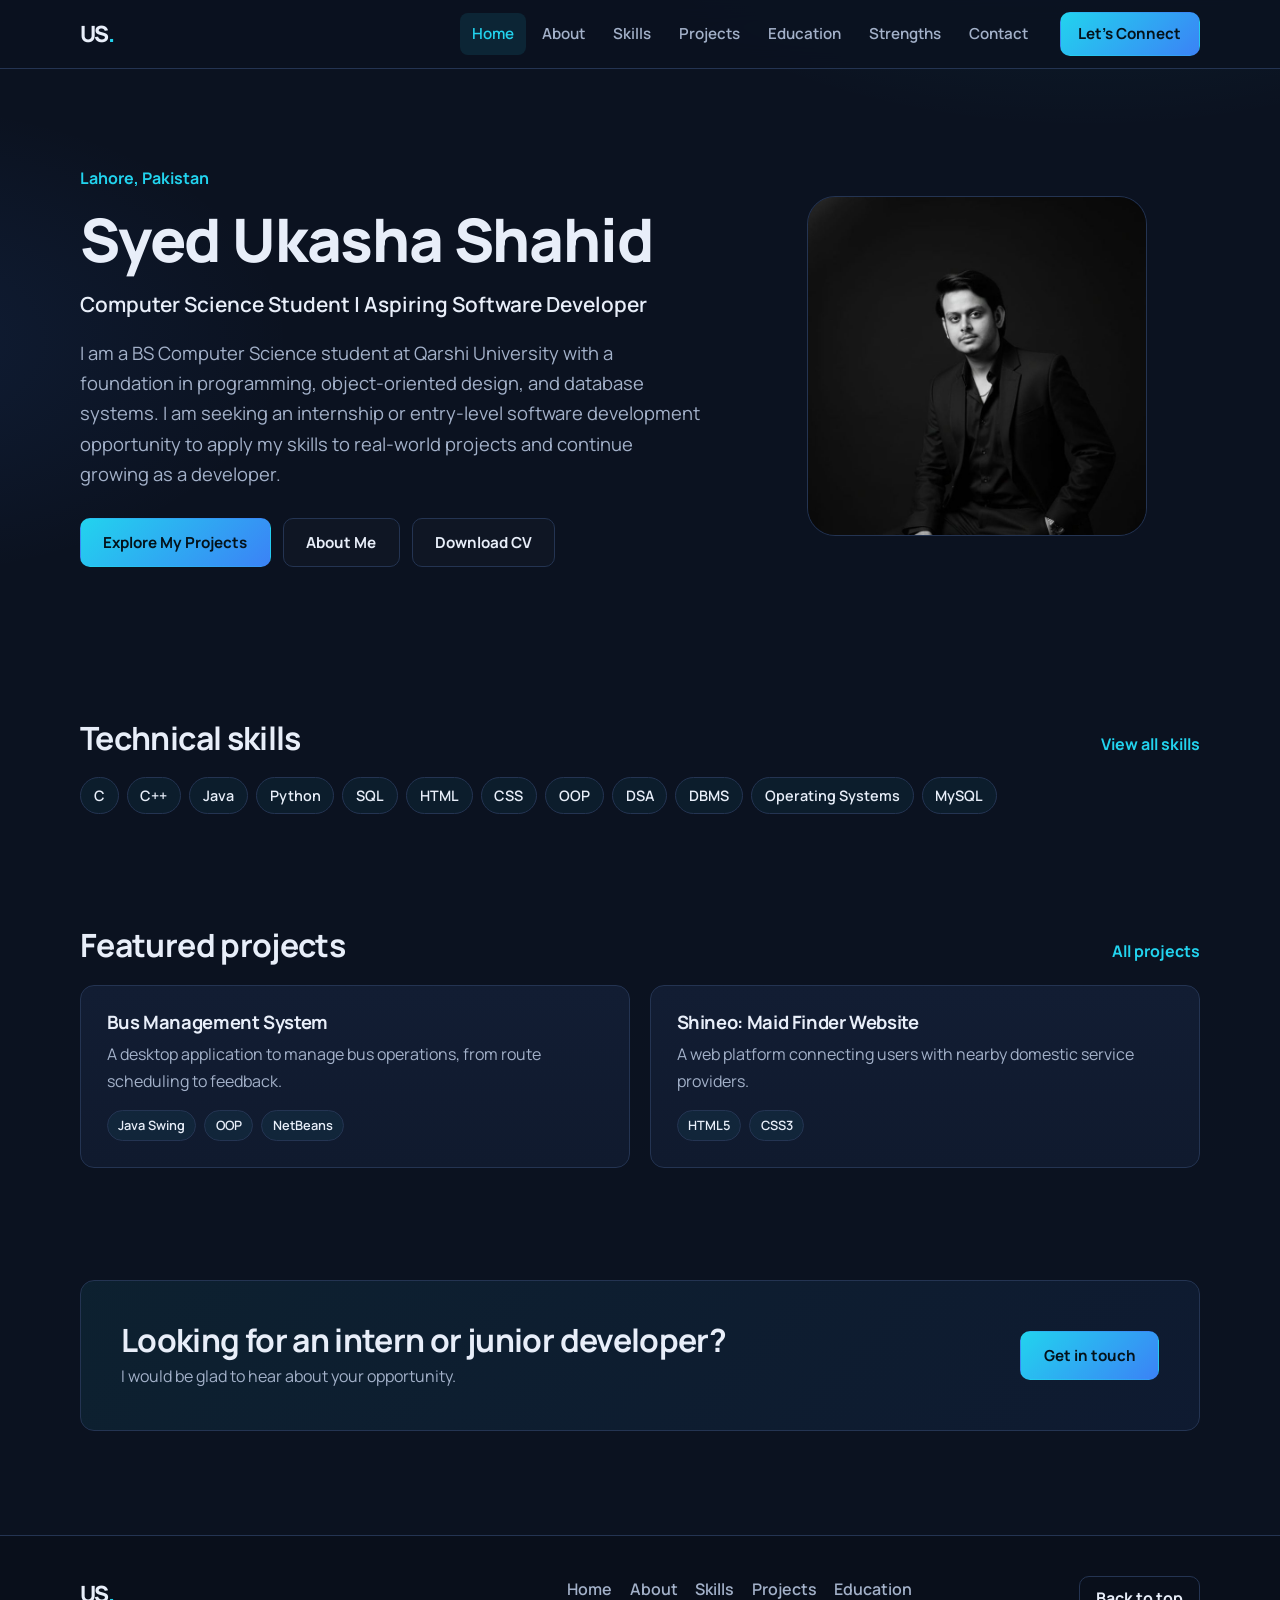
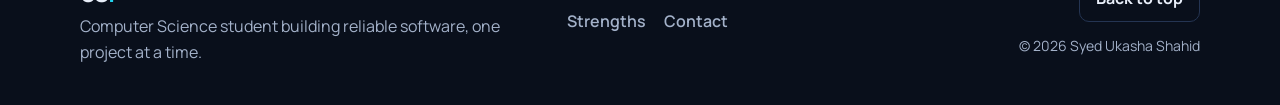
<file: index.html>
<!DOCTYPE html>
<html lang="en">

<head>
    <meta charset="UTF-8">
    <meta name="viewport" content="width=device-width, initial-scale=1">
    <title>Home | Syed Ukasha Shahid</title>
    <meta name="description"
        content="Syed Ukasha Shahid, BS Computer Science student at Qarshi University, Lahore. Seeking internship or entry-level software development opportunities.">
    <meta property="og:type" content="website">
    <meta property="og:title" content="Home | Syed Ukasha Shahid">
    <meta property="og:description"
        content="Syed Ukasha Shahid, BS Computer Science student at Qarshi University, Lahore. Seeking internship or entry-level software development opportunities.">
    <meta name="theme-color" content="#0b1220">
    <link rel="icon"
        href="data:image/svg+xml,%3Csvg xmlns='http://www.w3.org/2000/svg' viewBox='0 0 32 32'%3E%3Crect width='32' height='32' rx='8' fill='%230b1220'/%3E%3Ctext x='16' y='22' font-size='16' font-family='sans-serif' font-weight='700' fill='%2322d3ee' text-anchor='middle'%3EUS%3C/text%3E%3C/svg%3E">
    <link rel="preconnect" href="https://fonts.googleapis.com">
    <link rel="preconnect" href="https://fonts.gstatic.com" crossorigin>
    <link rel="stylesheet"
        href="https://fonts.googleapis.com/css2?family=Manrope:wght@400;500;600;700;800&display=swap">
    <link rel="stylesheet" href="style.css">
    <script src="script.js" defer></script>
</head>

<body>
    <a class="skip" href="#main">Skip to content</a>
    <header class="navbar">
        <div class="container nav-inner">
            <a href="index.html" class="brand" aria-label="Ukasha Shahid, home">US<span>.</span></a>
            <button class="nav-toggle" aria-expanded="false" aria-controls="nav-menu"
                aria-label="Open menu"><span></span><span></span><span></span></button>
            <nav id="nav-menu" class="nav-menu" aria-label="Main">
                <div class="nav-links"><a href="index.html" class="active" aria-current="page">Home</a><a
                        href="about.html">About</a><a href="skills.html">Skills</a><a
                        href="projects.html">Projects</a><a href="education.html">Education</a><a
                        href="strengths.html">Strengths</a><a href="contact.html">Contact</a></div><a
                    class="btn btn-primary btn-sm" href="contact.html">Let's Connect</a>
            </nav>
        </div>
    </header>
    <main id="main">

        <section class="hero">
            <div class="container hero-grid">
                <div>
                    <p class="kicker">Lahore, Pakistan</p>
                    <h1>Syed Ukasha Shahid</h1>
                    <p class="title">Computer Science Student | Aspiring Software Developer</p>
                    <p class="lead">I am a BS Computer Science student at Qarshi University with a foundation in
                        programming, object-oriented design, and database systems. I am seeking an internship or
                        entry-level software development opportunity to apply my skills to real-world projects and
                        continue growing as a developer.</p>
                    <div class="actions"><a class="btn btn-primary" href="projects.html">Explore My Projects</a><a
                            class="btn btn-ghost" href="about.html">About Me</a><a class="btn btn-ghost"
                            href="assets/Syed_Ukasha_Shahid_Resume.pdf"
                            download="Syed_Ukasha_Shahid_Resume.pdf">Download CV</a></div>
                </div>
                <div class="portrait"><img src="assets/images/portrait.jpg" alt="Portrait of Syed Ukasha Shahid"
                        width="758" height="960"></div>
            </div>
        </section>
        <section class="section">
            <div class="container">
                <div class="section-head">
                    <h2>Technical skills</h2><a class="text-link" href="skills.html">View all skills</a>
                </div>
                <ul class="tags">
                    <li>C</li>
                    <li>C++</li>
                    <li>Java</li>
                    <li>Python</li>
                    <li>SQL</li>
                    <li>HTML</li>
                    <li>CSS</li>
                    <li>OOP</li>
                    <li>DSA</li>
                    <li>DBMS</li>
                    <li>Operating Systems</li>
                    <li>MySQL</li>
                </ul>
            </div>
        </section>
        <section class="section">
            <div class="container">
                <div class="section-head">
                    <h2>Featured projects</h2><a class="text-link" href="projects.html">All projects</a>
                </div>
                <div class="grid-2">
                    <article class="card">
                        <h3>Bus Management System</h3>
                        <p class="muted">A desktop application to manage bus operations, from route scheduling to
                            feedback.</p>
                        <ul class="tags small">
                            <li>Java Swing</li>
                            <li>OOP</li>
                            <li>NetBeans</li>
                        </ul>
                    </article>
                    <article class="card">
                        <h3>Shineo: Maid Finder Website</h3>
                        <p class="muted">A web platform connecting users with nearby domestic service providers.</p>
                        <ul class="tags small">
                            <li>HTML5</li>
                            <li>CSS3</li>
                        </ul>
                    </article>
                </div>
            </div>
        </section>
        <section class="section">
            <div class="container cta">
                <div>
                    <h2>Looking for an intern or junior developer?</h2>
                    <p class="muted">I would be glad to hear about your opportunity.</p>
                </div><a class="btn btn-primary" href="contact.html">Get in touch</a>
            </div>
        </section>
    </main>
    <footer class="footer">
        <div class="container foot-grid">
            <div><a href="index.html" class="brand">US<span>.</span></a>
                <p class="muted">Computer Science student building reliable software, one project at a time.</p>
            </div>
            <nav aria-label="Footer" class="foot-links"><a href="index.html">Home</a><a href="about.html">About</a><a
                    href="skills.html">Skills</a><a href="projects.html">Projects</a><a
                    href="education.html">Education</a><a href="strengths.html">Strengths</a><a
                    href="contact.html">Contact</a></nav>
            <div class="foot-end"><button class="to-top" type="button" aria-label="Back to top">Back to top</button>
                <p class="muted small">&copy; <span id="year">2026</span> Syed Ukasha Shahid</p>
            </div>
        </div>
    </footer>
</body>

</html>
</file>
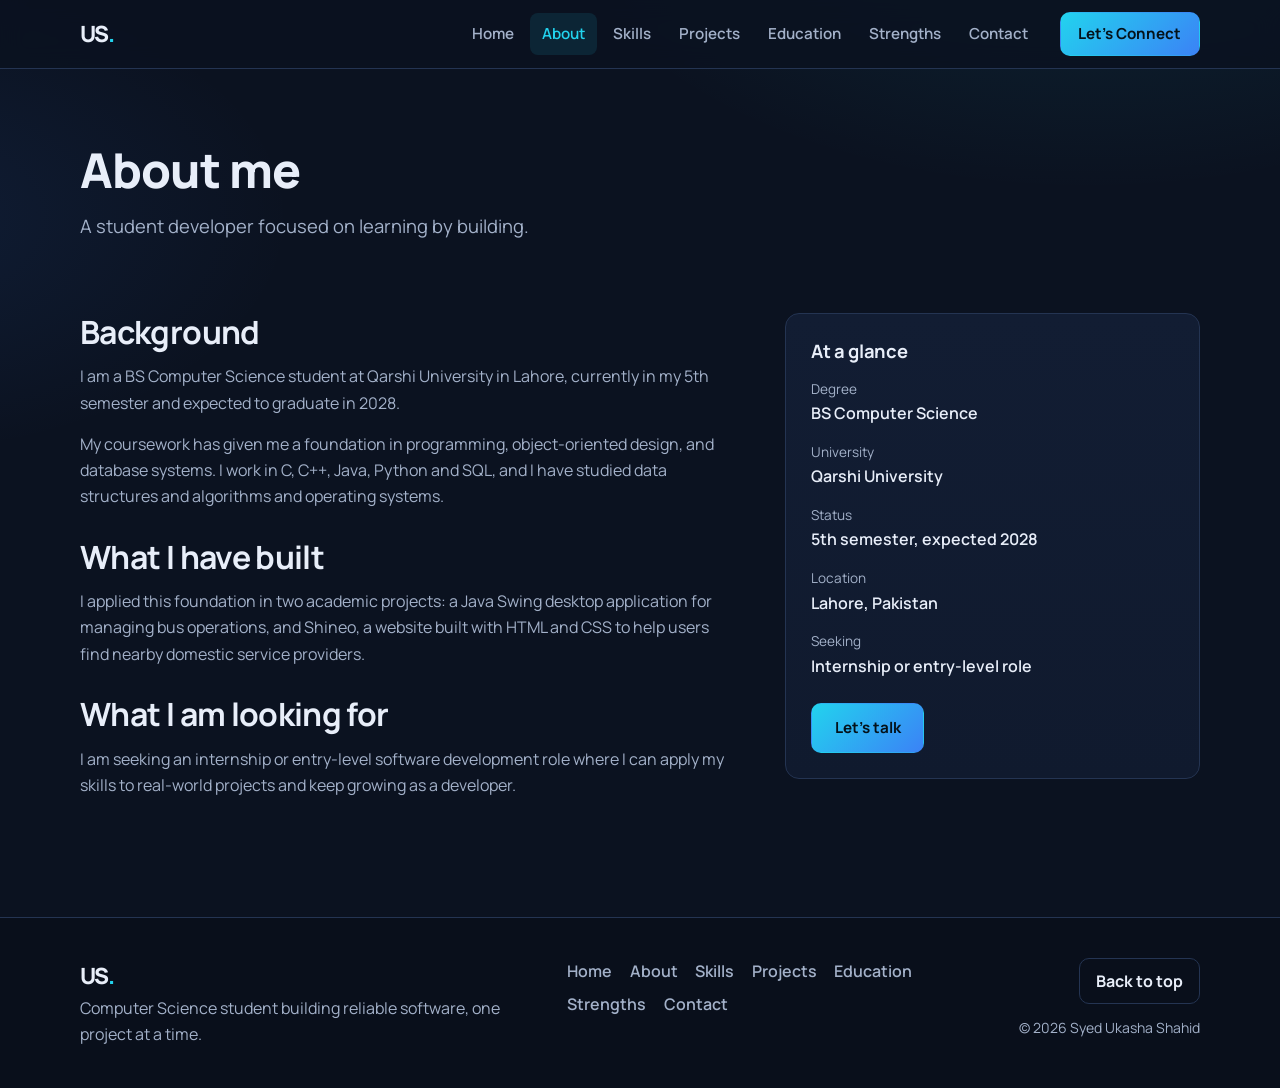
<file: about.html>
<!DOCTYPE html>
<html lang="en">
<head>
<meta charset="UTF-8">
<meta name="viewport" content="width=device-width, initial-scale=1">
<title>About | Syed Ukasha Shahid</title>
<meta name="description" content="About Syed Ukasha Shahid: BS Computer Science student at Qarshi University, Lahore, with a foundation in programming and databases.">
<meta property="og:type" content="website">
<meta property="og:title" content="About | Syed Ukasha Shahid">
<meta property="og:description" content="About Syed Ukasha Shahid: BS Computer Science student at Qarshi University, Lahore, with a foundation in programming and databases.">
<meta name="theme-color" content="#0b1220">
<link rel="icon" href="data:image/svg+xml,%3Csvg xmlns='http://www.w3.org/2000/svg' viewBox='0 0 32 32'%3E%3Crect width='32' height='32' rx='8' fill='%230b1220'/%3E%3Ctext x='16' y='22' font-size='16' font-family='sans-serif' font-weight='700' fill='%2322d3ee' text-anchor='middle'%3EUS%3C/text%3E%3C/svg%3E">
<link rel="preconnect" href="https://fonts.googleapis.com"><link rel="preconnect" href="https://fonts.gstatic.com" crossorigin>
<link rel="stylesheet" href="https://fonts.googleapis.com/css2?family=Manrope:wght@400;500;600;700;800&display=swap">
<link rel="stylesheet" href="style.css">
<script src="script.js" defer></script>
</head>
<body>
<a class="skip" href="#main">Skip to content</a>
<header class="navbar"><div class="container nav-inner">
<a href="index.html" class="brand" aria-label="Ukasha Shahid, home">US<span>.</span></a>
<button class="nav-toggle" aria-expanded="false" aria-controls="nav-menu" aria-label="Open menu"><span></span><span></span><span></span></button>
<nav id="nav-menu" class="nav-menu" aria-label="Main"><div class="nav-links"><a href="index.html">Home</a><a href="about.html" class="active" aria-current="page">About</a><a href="skills.html">Skills</a><a href="projects.html">Projects</a><a href="education.html">Education</a><a href="strengths.html">Strengths</a><a href="contact.html">Contact</a></div><a class="btn btn-primary btn-sm" href="contact.html">Let's Connect</a></nav>
</div></header>
<main id="main">
<section class="page-hero"><div class="container"><h1>About me</h1><p class="lead">A student developer focused on learning by building.</p></div></section>
<section class="section"><div class="container prose-grid">
<div class="prose">
<h2>Background</h2>
<p>I am a BS Computer Science student at Qarshi University in Lahore, currently in my 5th semester and expected to graduate in 2028.</p>
<p>My coursework has given me a foundation in programming, object-oriented design, and database systems. I work in C, C++, Java, Python and SQL, and I have studied data structures and algorithms and operating systems.</p>
<h2>What I have built</h2>
<p>I applied this foundation in two academic projects: a Java Swing desktop application for managing bus operations, and Shineo, a website built with HTML and CSS to help users find nearby domestic service providers.</p>
<h2>What I am looking for</h2>
<p>I am seeking an internship or entry-level software development role where I can apply my skills to real-world projects and keep growing as a developer.</p>
</div>
<aside class="card facts"><h3>At a glance</h3>
<dl><dt>Degree</dt><dd>BS Computer Science</dd><dt>University</dt><dd>Qarshi University</dd><dt>Status</dt><dd>5th semester, expected 2028</dd><dt>Location</dt><dd>Lahore, Pakistan</dd><dt>Seeking</dt><dd>Internship or entry-level role</dd></dl>
<a class="btn btn-primary" href="contact.html">Let's talk</a></aside>
</div></section>
</main>
<footer class="footer"><div class="container foot-grid">
<div><a href="index.html" class="brand">US<span>.</span></a><p class="muted">Computer Science student building reliable software, one project at a time.</p></div>
<nav aria-label="Footer" class="foot-links"><a href="index.html">Home</a><a href="about.html">About</a><a href="skills.html">Skills</a><a href="projects.html">Projects</a><a href="education.html">Education</a><a href="strengths.html">Strengths</a><a href="contact.html">Contact</a></nav>
<div class="foot-end"><button class="to-top" type="button" aria-label="Back to top">Back to top</button><p class="muted small">&copy; <span id="year">2026</span> Syed Ukasha Shahid</p></div>
</div></footer>
</body></html>
</file>
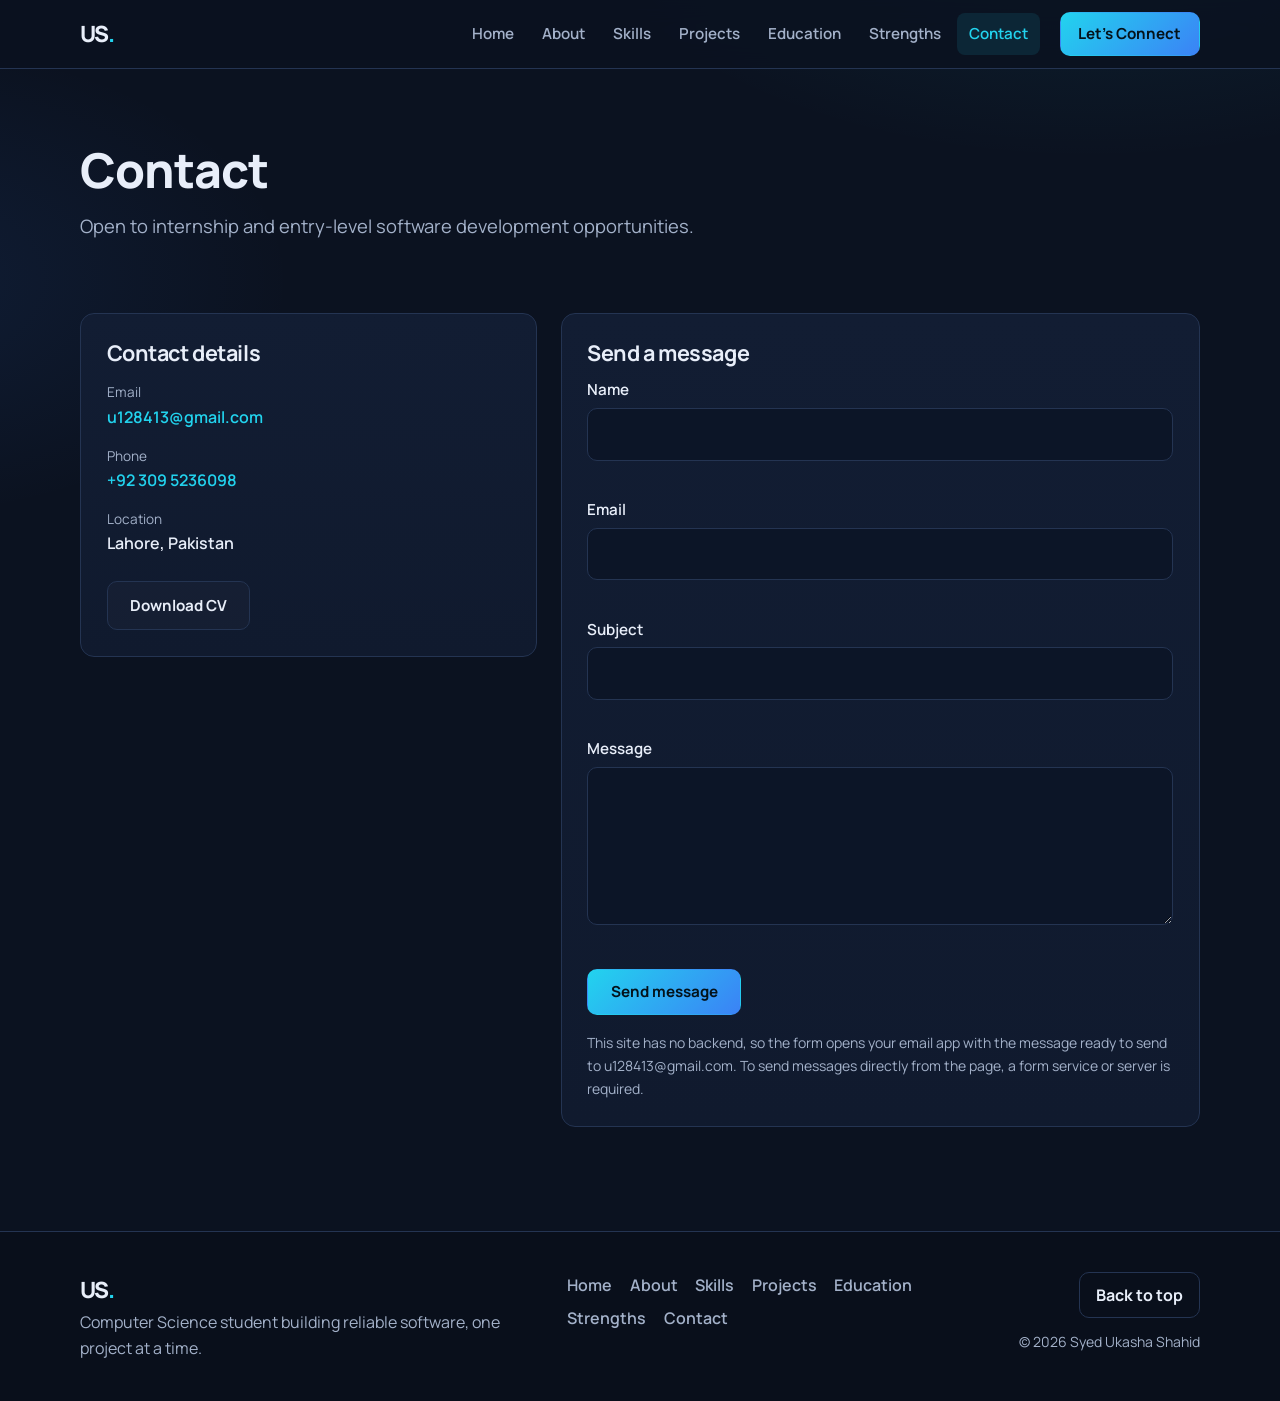
<file: contact.html>
<!DOCTYPE html>
<html lang="en">
<head>
<meta charset="UTF-8">
<meta name="viewport" content="width=device-width, initial-scale=1">
<title>Contact | Syed Ukasha Shahid</title>
<meta name="description" content="Contact Syed Ukasha Shahid by email or phone, or use the contact form. Based in Lahore, Pakistan.">
<meta property="og:type" content="website">
<meta property="og:title" content="Contact | Syed Ukasha Shahid">
<meta property="og:description" content="Contact Syed Ukasha Shahid by email or phone, or use the contact form. Based in Lahore, Pakistan.">
<meta name="theme-color" content="#0b1220">
<link rel="icon" href="data:image/svg+xml,%3Csvg xmlns='http://www.w3.org/2000/svg' viewBox='0 0 32 32'%3E%3Crect width='32' height='32' rx='8' fill='%230b1220'/%3E%3Ctext x='16' y='22' font-size='16' font-family='sans-serif' font-weight='700' fill='%2322d3ee' text-anchor='middle'%3EUS%3C/text%3E%3C/svg%3E">
<link rel="preconnect" href="https://fonts.googleapis.com"><link rel="preconnect" href="https://fonts.gstatic.com" crossorigin>
<link rel="stylesheet" href="https://fonts.googleapis.com/css2?family=Manrope:wght@400;500;600;700;800&display=swap">
<link rel="stylesheet" href="style.css">
<script src="script.js" defer></script>
</head>
<body>
<a class="skip" href="#main">Skip to content</a>
<header class="navbar"><div class="container nav-inner">
<a href="index.html" class="brand" aria-label="Ukasha Shahid, home">US<span>.</span></a>
<button class="nav-toggle" aria-expanded="false" aria-controls="nav-menu" aria-label="Open menu"><span></span><span></span><span></span></button>
<nav id="nav-menu" class="nav-menu" aria-label="Main"><div class="nav-links"><a href="index.html">Home</a><a href="about.html">About</a><a href="skills.html">Skills</a><a href="projects.html">Projects</a><a href="education.html">Education</a><a href="strengths.html">Strengths</a><a href="contact.html" class="active" aria-current="page">Contact</a></div><a class="btn btn-primary btn-sm" href="contact.html">Let's Connect</a></nav>
</div></header>
<main id="main">
<section class="page-hero"><div class="container"><h1>Contact</h1><p class="lead">Open to internship and entry-level software development opportunities.</p></div></section>
<section class="section"><div class="container contact-grid">
<div class="card"><h2>Contact details</h2>
<dl class="details"><dt>Email</dt><dd><a href="mailto:u128413@gmail.com">u128413@gmail.com</a></dd><dt>Phone</dt><dd><a href="tel:+923095236098">+92 309 5236098</a></dd><dt>Location</dt><dd>Lahore, Pakistan</dd></dl>
<a class="btn btn-ghost" href="assets/Syed_Ukasha_Shahid_Resume.pdf" download="Syed_Ukasha_Shahid_Resume.pdf">Download CV</a></div>
<div class="card"><h2>Send a message</h2>
<form id="contact-form" novalidate>
<div class="field"><label for="name">Name</label><input id="name" name="name" type="text" autocomplete="name" required><p class="err" id="name-err" aria-live="polite"></p></div>
<div class="field"><label for="email">Email</label><input id="email" name="email" type="email" autocomplete="email" required><p class="err" id="email-err" aria-live="polite"></p></div>
<div class="field"><label for="subject">Subject</label><input id="subject" name="subject" type="text" required><p class="err" id="subject-err" aria-live="polite"></p></div>
<div class="field"><label for="message">Message</label><textarea id="message" name="message" rows="5" required></textarea><p class="err" id="message-err" aria-live="polite"></p></div>
<button class="btn btn-primary" type="submit">Send message</button>
<p id="form-status" class="status" role="status" aria-live="polite"></p>
</form>
<p class="muted small">This site has no backend, so the form opens your email app with the message ready to send to u128413@gmail.com. To send messages directly from the page, a form service or server is required.</p></div>
</div></section>
</main>
<footer class="footer"><div class="container foot-grid">
<div><a href="index.html" class="brand">US<span>.</span></a><p class="muted">Computer Science student building reliable software, one project at a time.</p></div>
<nav aria-label="Footer" class="foot-links"><a href="index.html">Home</a><a href="about.html">About</a><a href="skills.html">Skills</a><a href="projects.html">Projects</a><a href="education.html">Education</a><a href="strengths.html">Strengths</a><a href="contact.html">Contact</a></nav>
<div class="foot-end"><button class="to-top" type="button" aria-label="Back to top">Back to top</button><p class="muted small">&copy; <span id="year">2026</span> Syed Ukasha Shahid</p></div>
</div></footer>
</body></html>
</file>
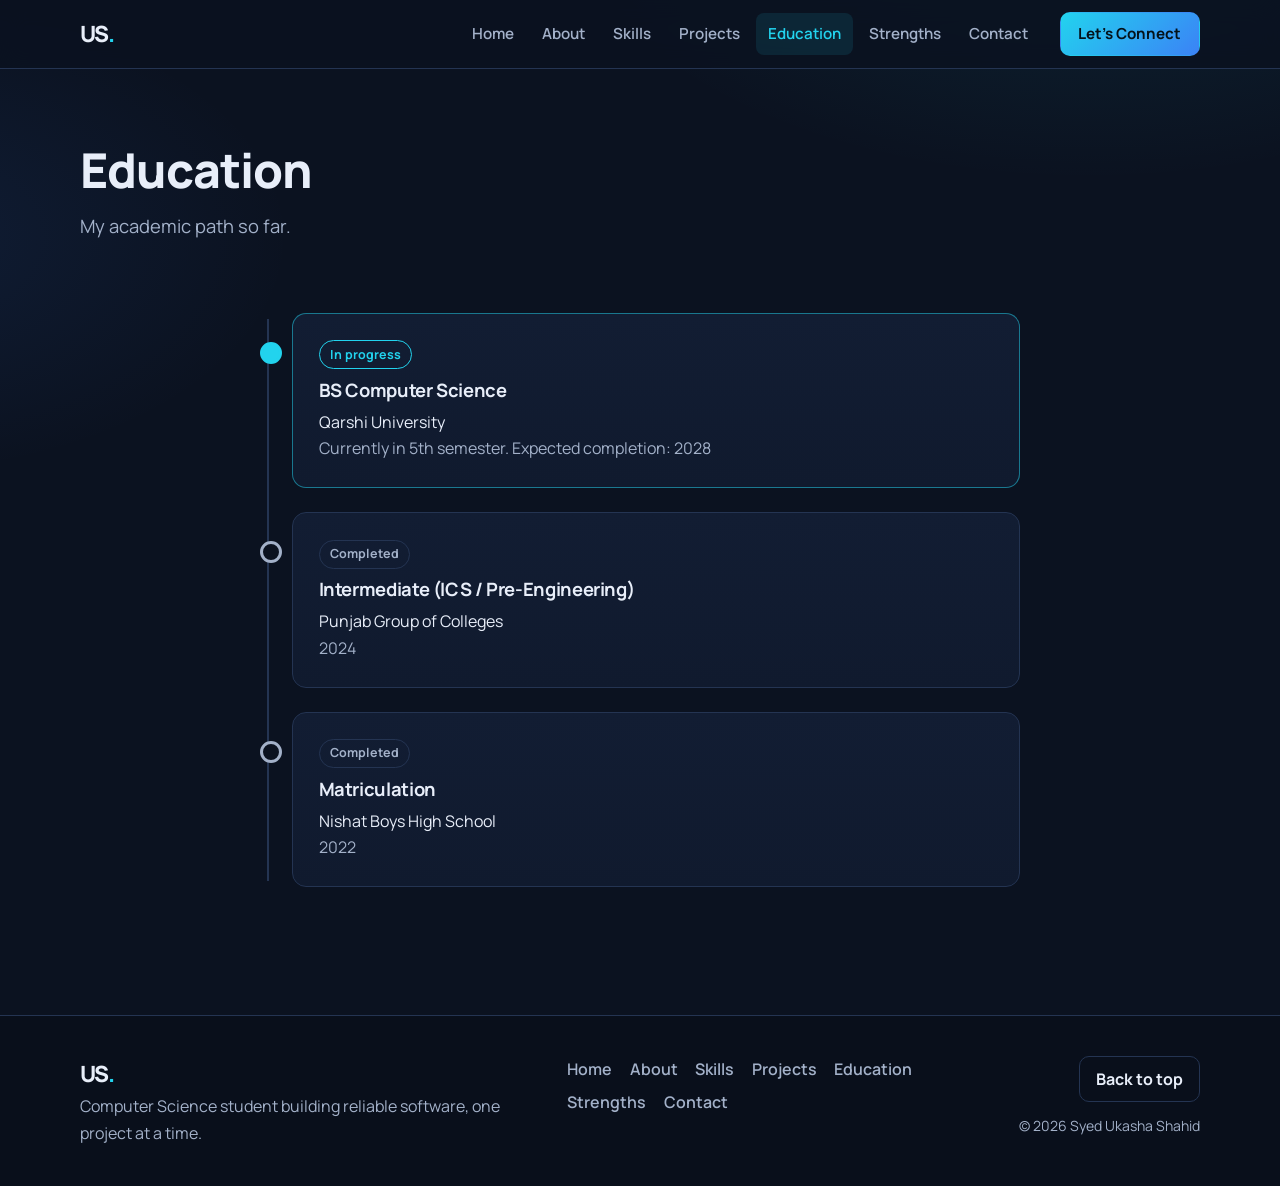
<file: education.html>
<!DOCTYPE html>
<html lang="en">
<head>
<meta charset="UTF-8">
<meta name="viewport" content="width=device-width, initial-scale=1">
<title>Education | Syed Ukasha Shahid</title>
<meta name="description" content="Education of Syed Ukasha Shahid: BS Computer Science at Qarshi University (expected 2028), Intermediate ICS, Matriculation.">
<meta property="og:type" content="website">
<meta property="og:title" content="Education | Syed Ukasha Shahid">
<meta property="og:description" content="Education of Syed Ukasha Shahid: BS Computer Science at Qarshi University (expected 2028), Intermediate ICS, Matriculation.">
<meta name="theme-color" content="#0b1220">
<link rel="icon" href="data:image/svg+xml,%3Csvg xmlns='http://www.w3.org/2000/svg' viewBox='0 0 32 32'%3E%3Crect width='32' height='32' rx='8' fill='%230b1220'/%3E%3Ctext x='16' y='22' font-size='16' font-family='sans-serif' font-weight='700' fill='%2322d3ee' text-anchor='middle'%3EUS%3C/text%3E%3C/svg%3E">
<link rel="preconnect" href="https://fonts.googleapis.com"><link rel="preconnect" href="https://fonts.gstatic.com" crossorigin>
<link rel="stylesheet" href="https://fonts.googleapis.com/css2?family=Manrope:wght@400;500;600;700;800&display=swap">
<link rel="stylesheet" href="style.css">
<script src="script.js" defer></script>
</head>
<body>
<a class="skip" href="#main">Skip to content</a>
<header class="navbar"><div class="container nav-inner">
<a href="index.html" class="brand" aria-label="Ukasha Shahid, home">US<span>.</span></a>
<button class="nav-toggle" aria-expanded="false" aria-controls="nav-menu" aria-label="Open menu"><span></span><span></span><span></span></button>
<nav id="nav-menu" class="nav-menu" aria-label="Main"><div class="nav-links"><a href="index.html">Home</a><a href="about.html">About</a><a href="skills.html">Skills</a><a href="projects.html">Projects</a><a href="education.html" class="active" aria-current="page">Education</a><a href="strengths.html">Strengths</a><a href="contact.html">Contact</a></div><a class="btn btn-primary btn-sm" href="contact.html">Let's Connect</a></nav>
</div></header>
<main id="main">
<section class="page-hero"><div class="container"><h1>Education</h1><p class="lead">My academic path so far.</p></div></section><section class="section"><div class="container"><ol class="timeline"><li class="tl-item current"><div class="tl-card card"><span class="badge">In progress</span><h3>BS Computer Science</h3><p>Qarshi University</p><p class="muted">Currently in 5th semester. Expected completion: 2028</p></div></li><li class="tl-item done"><div class="tl-card card"><span class="badge">Completed</span><h3>Intermediate (ICS / Pre-Engineering)</h3><p>Punjab Group of Colleges</p><p class="muted">2024</p></div></li><li class="tl-item done"><div class="tl-card card"><span class="badge">Completed</span><h3>Matriculation</h3><p>Nishat Boys High School</p><p class="muted">2022</p></div></li></ol></div></section>
</main>
<footer class="footer"><div class="container foot-grid">
<div><a href="index.html" class="brand">US<span>.</span></a><p class="muted">Computer Science student building reliable software, one project at a time.</p></div>
<nav aria-label="Footer" class="foot-links"><a href="index.html">Home</a><a href="about.html">About</a><a href="skills.html">Skills</a><a href="projects.html">Projects</a><a href="education.html">Education</a><a href="strengths.html">Strengths</a><a href="contact.html">Contact</a></nav>
<div class="foot-end"><button class="to-top" type="button" aria-label="Back to top">Back to top</button><p class="muted small">&copy; <span id="year">2026</span> Syed Ukasha Shahid</p></div>
</div></footer>
</body></html>
</file>
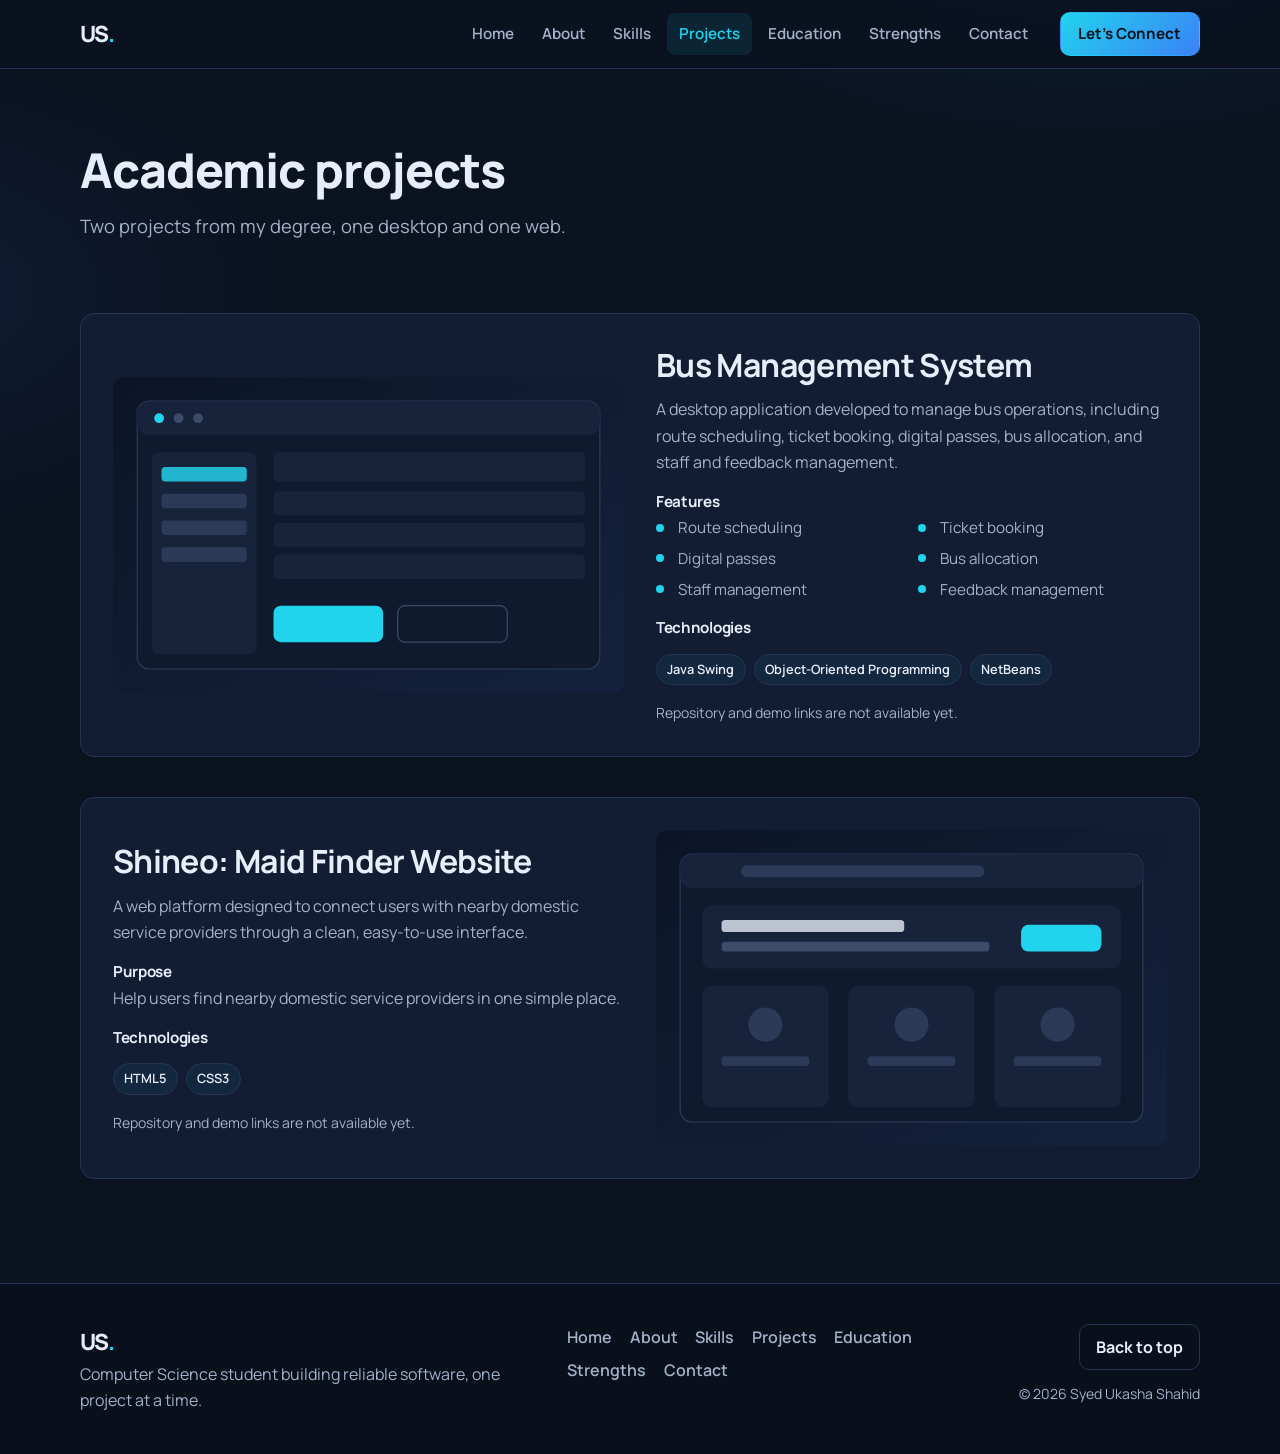
<file: projects.html>
<!DOCTYPE html>
<html lang="en">
<head>
<meta charset="UTF-8">
<meta name="viewport" content="width=device-width, initial-scale=1">
<title>Projects | Syed Ukasha Shahid</title>
<meta name="description" content="Academic projects by Syed Ukasha Shahid: Bus Management System (Java Swing) and Shineo, a Maid Finder website (HTML5, CSS3).">
<meta property="og:type" content="website">
<meta property="og:title" content="Projects | Syed Ukasha Shahid">
<meta property="og:description" content="Academic projects by Syed Ukasha Shahid: Bus Management System (Java Swing) and Shineo, a Maid Finder website (HTML5, CSS3).">
<meta name="theme-color" content="#0b1220">
<link rel="icon" href="data:image/svg+xml,%3Csvg xmlns='http://www.w3.org/2000/svg' viewBox='0 0 32 32'%3E%3Crect width='32' height='32' rx='8' fill='%230b1220'/%3E%3Ctext x='16' y='22' font-size='16' font-family='sans-serif' font-weight='700' fill='%2322d3ee' text-anchor='middle'%3EUS%3C/text%3E%3C/svg%3E">
<link rel="preconnect" href="https://fonts.googleapis.com"><link rel="preconnect" href="https://fonts.gstatic.com" crossorigin>
<link rel="stylesheet" href="https://fonts.googleapis.com/css2?family=Manrope:wght@400;500;600;700;800&display=swap">
<link rel="stylesheet" href="style.css">
<script src="script.js" defer></script>
</head>
<body>
<a class="skip" href="#main">Skip to content</a>
<header class="navbar"><div class="container nav-inner">
<a href="index.html" class="brand" aria-label="Ukasha Shahid, home">US<span>.</span></a>
<button class="nav-toggle" aria-expanded="false" aria-controls="nav-menu" aria-label="Open menu"><span></span><span></span><span></span></button>
<nav id="nav-menu" class="nav-menu" aria-label="Main"><div class="nav-links"><a href="index.html">Home</a><a href="about.html">About</a><a href="skills.html">Skills</a><a href="projects.html" class="active" aria-current="page">Projects</a><a href="education.html">Education</a><a href="strengths.html">Strengths</a><a href="contact.html">Contact</a></div><a class="btn btn-primary btn-sm" href="contact.html">Let's Connect</a></nav>
</div></header>
<main id="main">
<section class="page-hero"><div class="container"><h1>Academic projects</h1><p class="lead">Two projects from my degree, one desktop and one web.</p></div></section>
<section class="section"><div class="container stack">
<article class="case"><div class="mock"><svg viewBox="0 0 400 240" role="img" aria-label="Illustration of a desktop application window with a route table and buttons"><rect x="10" y="10" width="380" height="220" rx="10" fill="#0f1a2e" stroke="#2a3a57"/><rect x="10" y="10" width="380" height="28" rx="10" fill="#16233b"/><circle cx="28" cy="24" r="4" fill="#22d3ee"/><circle cx="44" cy="24" r="4" fill="#3b4b69"/><circle cx="60" cy="24" r="4" fill="#3b4b69"/><rect x="22" y="52" width="86" height="166" rx="6" fill="#16233b"/><g fill="#2a3a57"><rect x="30" y="64" width="70" height="12" rx="3"/><rect x="30" y="86" width="70" height="12" rx="3"/><rect x="30" y="108" width="70" height="12" rx="3"/><rect x="30" y="130" width="70" height="12" rx="3"/></g><rect x="30" y="64" width="70" height="12" rx="3" fill="#22d3ee" opacity=".8"/><g fill="#16233b"><rect x="122" y="52" width="256" height="24" rx="4"/><rect x="122" y="84" width="256" height="20" rx="4"/><rect x="122" y="110" width="256" height="20" rx="4"/><rect x="122" y="136" width="256" height="20" rx="4"/></g><rect x="122" y="178" width="90" height="30" rx="6" fill="#22d3ee"/><rect x="224" y="178" width="90" height="30" rx="6" fill="none" stroke="#3b4b69"/></svg></div><div>
<h2>Bus Management System</h2>
<p class="muted">A desktop application developed to manage bus operations, including route scheduling, ticket booking, digital passes, bus allocation, and staff and feedback management.</p>
<h3 class="mini">Features</h3><ul class="checks"><li>Route scheduling</li><li>Ticket booking</li><li>Digital passes</li><li>Bus allocation</li><li>Staff management</li><li>Feedback management</li></ul>
<h3 class="mini">Technologies</h3><ul class="tags small"><li>Java Swing</li><li>Object-Oriented Programming</li><li>NetBeans</li></ul>
<p class="muted small">Repository and demo links are not available yet.</p></div></article>
<article class="case rev"><div class="mock"><svg viewBox="0 0 400 240" role="img" aria-label="Illustration of a website with a header, search area and listing cards"><rect x="10" y="10" width="380" height="220" rx="10" fill="#0f1a2e" stroke="#2a3a57"/><rect x="10" y="10" width="380" height="28" rx="10" fill="#16233b"/><rect x="60" y="19" width="200" height="10" rx="5" fill="#2a3a57"/><rect x="28" y="52" width="344" height="52" rx="8" fill="#16233b"/><rect x="44" y="64" width="150" height="10" rx="3" fill="#e6edf7" opacity=".8"/><rect x="44" y="82" width="220" height="8" rx="3" fill="#3b4b69"/><rect x="290" y="68" width="66" height="22" rx="6" fill="#22d3ee"/><g fill="#16233b"><rect x="28" y="118" width="104" height="100" rx="8"/><rect x="148" y="118" width="104" height="100" rx="8"/><rect x="268" y="118" width="104" height="100" rx="8"/></g><g fill="#2a3a57"><circle cx="80" cy="150" r="14"/><circle cx="200" cy="150" r="14"/><circle cx="320" cy="150" r="14"/><rect x="44" y="176" width="72" height="8" rx="3"/><rect x="164" y="176" width="72" height="8" rx="3"/><rect x="284" y="176" width="72" height="8" rx="3"/></g></svg></div><div>
<h2>Shineo: Maid Finder Website</h2>
<p class="muted">A web platform designed to connect users with nearby domestic service providers through a clean, easy-to-use interface.</p>
<h3 class="mini">Purpose</h3><p class="muted">Help users find nearby domestic service providers in one simple place.</p>
<h3 class="mini">Technologies</h3><ul class="tags small"><li>HTML5</li><li>CSS3</li></ul>
<p class="muted small">Repository and demo links are not available yet.</p></div></article>
</div></section>
</main>
<footer class="footer"><div class="container foot-grid">
<div><a href="index.html" class="brand">US<span>.</span></a><p class="muted">Computer Science student building reliable software, one project at a time.</p></div>
<nav aria-label="Footer" class="foot-links"><a href="index.html">Home</a><a href="about.html">About</a><a href="skills.html">Skills</a><a href="projects.html">Projects</a><a href="education.html">Education</a><a href="strengths.html">Strengths</a><a href="contact.html">Contact</a></nav>
<div class="foot-end"><button class="to-top" type="button" aria-label="Back to top">Back to top</button><p class="muted small">&copy; <span id="year">2026</span> Syed Ukasha Shahid</p></div>
</div></footer>
</body></html>
</file>
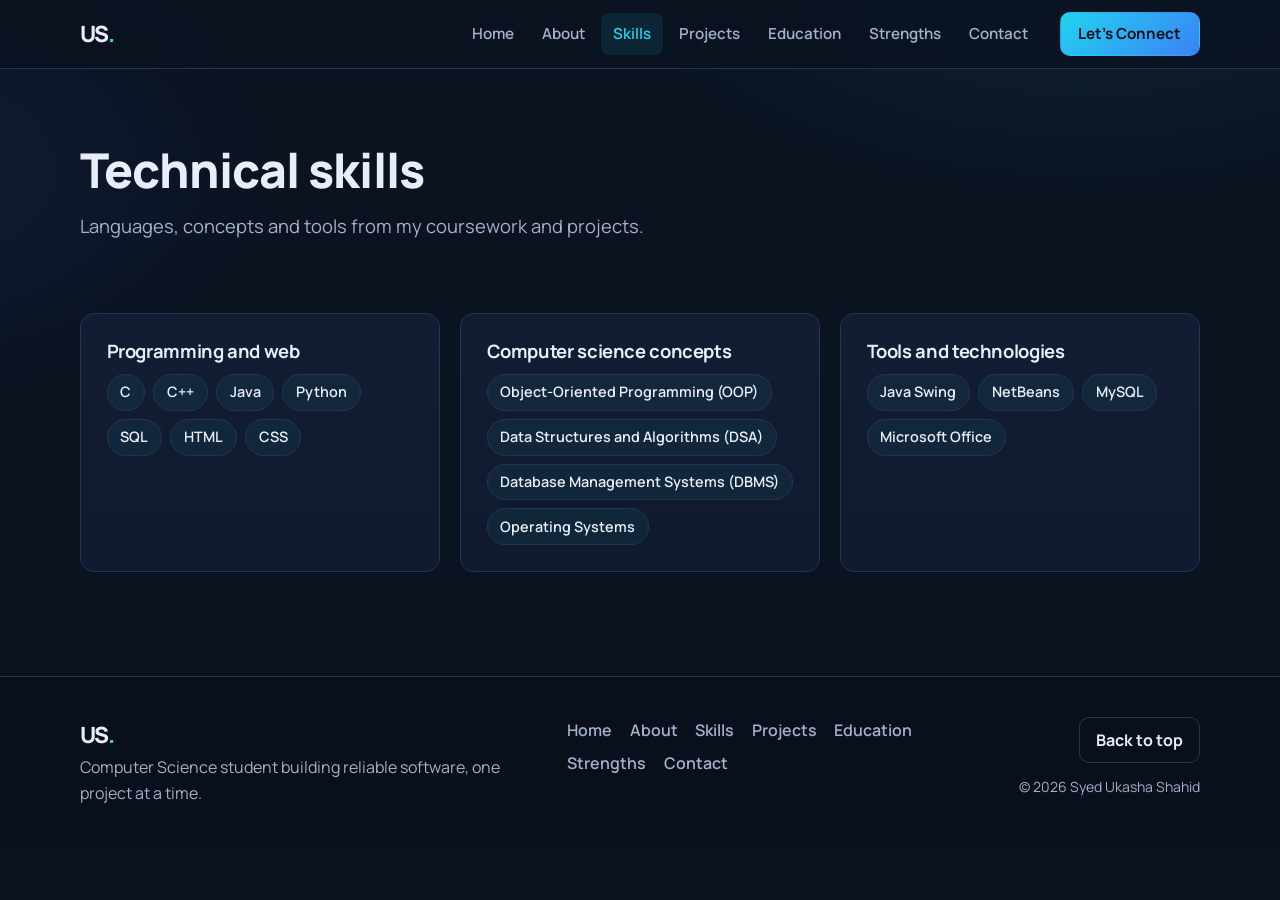
<file: skills.html>
<!DOCTYPE html>
<html lang="en">
<head>
<meta charset="UTF-8">
<meta name="viewport" content="width=device-width, initial-scale=1">
<title>Skills | Syed Ukasha Shahid</title>
<meta name="description" content="Technical skills of Syed Ukasha Shahid: C, C++, Java, Python, SQL, HTML, CSS, OOP, DSA, DBMS, operating systems, Java Swing, NetBeans, MySQL.">
<meta property="og:type" content="website">
<meta property="og:title" content="Skills | Syed Ukasha Shahid">
<meta property="og:description" content="Technical skills of Syed Ukasha Shahid: C, C++, Java, Python, SQL, HTML, CSS, OOP, DSA, DBMS, operating systems, Java Swing, NetBeans, MySQL.">
<meta name="theme-color" content="#0b1220">
<link rel="icon" href="data:image/svg+xml,%3Csvg xmlns='http://www.w3.org/2000/svg' viewBox='0 0 32 32'%3E%3Crect width='32' height='32' rx='8' fill='%230b1220'/%3E%3Ctext x='16' y='22' font-size='16' font-family='sans-serif' font-weight='700' fill='%2322d3ee' text-anchor='middle'%3EUS%3C/text%3E%3C/svg%3E">
<link rel="preconnect" href="https://fonts.googleapis.com"><link rel="preconnect" href="https://fonts.gstatic.com" crossorigin>
<link rel="stylesheet" href="https://fonts.googleapis.com/css2?family=Manrope:wght@400;500;600;700;800&display=swap">
<link rel="stylesheet" href="style.css">
<script src="script.js" defer></script>
</head>
<body>
<a class="skip" href="#main">Skip to content</a>
<header class="navbar"><div class="container nav-inner">
<a href="index.html" class="brand" aria-label="Ukasha Shahid, home">US<span>.</span></a>
<button class="nav-toggle" aria-expanded="false" aria-controls="nav-menu" aria-label="Open menu"><span></span><span></span><span></span></button>
<nav id="nav-menu" class="nav-menu" aria-label="Main"><div class="nav-links"><a href="index.html">Home</a><a href="about.html">About</a><a href="skills.html" class="active" aria-current="page">Skills</a><a href="projects.html">Projects</a><a href="education.html">Education</a><a href="strengths.html">Strengths</a><a href="contact.html">Contact</a></div><a class="btn btn-primary btn-sm" href="contact.html">Let's Connect</a></nav>
</div></header>
<main id="main">
<section class="page-hero"><div class="container"><h1>Technical skills</h1><p class="lead">Languages, concepts and tools from my coursework and projects.</p></div></section><section class="section"><div class="container grid-3"><article class="card"><h3>Programming and web</h3><ul class="tags"><li>C</li><li>C++</li><li>Java</li><li>Python</li><li>SQL</li><li>HTML</li><li>CSS</li></ul></article><article class="card"><h3>Computer science concepts</h3><ul class="tags"><li>Object-Oriented Programming (OOP)</li><li>Data Structures and Algorithms (DSA)</li><li>Database Management Systems (DBMS)</li><li>Operating Systems</li></ul></article><article class="card"><h3>Tools and technologies</h3><ul class="tags"><li>Java Swing</li><li>NetBeans</li><li>MySQL</li><li>Microsoft Office</li></ul></article></div></section>
</main>
<footer class="footer"><div class="container foot-grid">
<div><a href="index.html" class="brand">US<span>.</span></a><p class="muted">Computer Science student building reliable software, one project at a time.</p></div>
<nav aria-label="Footer" class="foot-links"><a href="index.html">Home</a><a href="about.html">About</a><a href="skills.html">Skills</a><a href="projects.html">Projects</a><a href="education.html">Education</a><a href="strengths.html">Strengths</a><a href="contact.html">Contact</a></nav>
<div class="foot-end"><button class="to-top" type="button" aria-label="Back to top">Back to top</button><p class="muted small">&copy; <span id="year">2026</span> Syed Ukasha Shahid</p></div>
</div></footer>
</body></html>
</file>
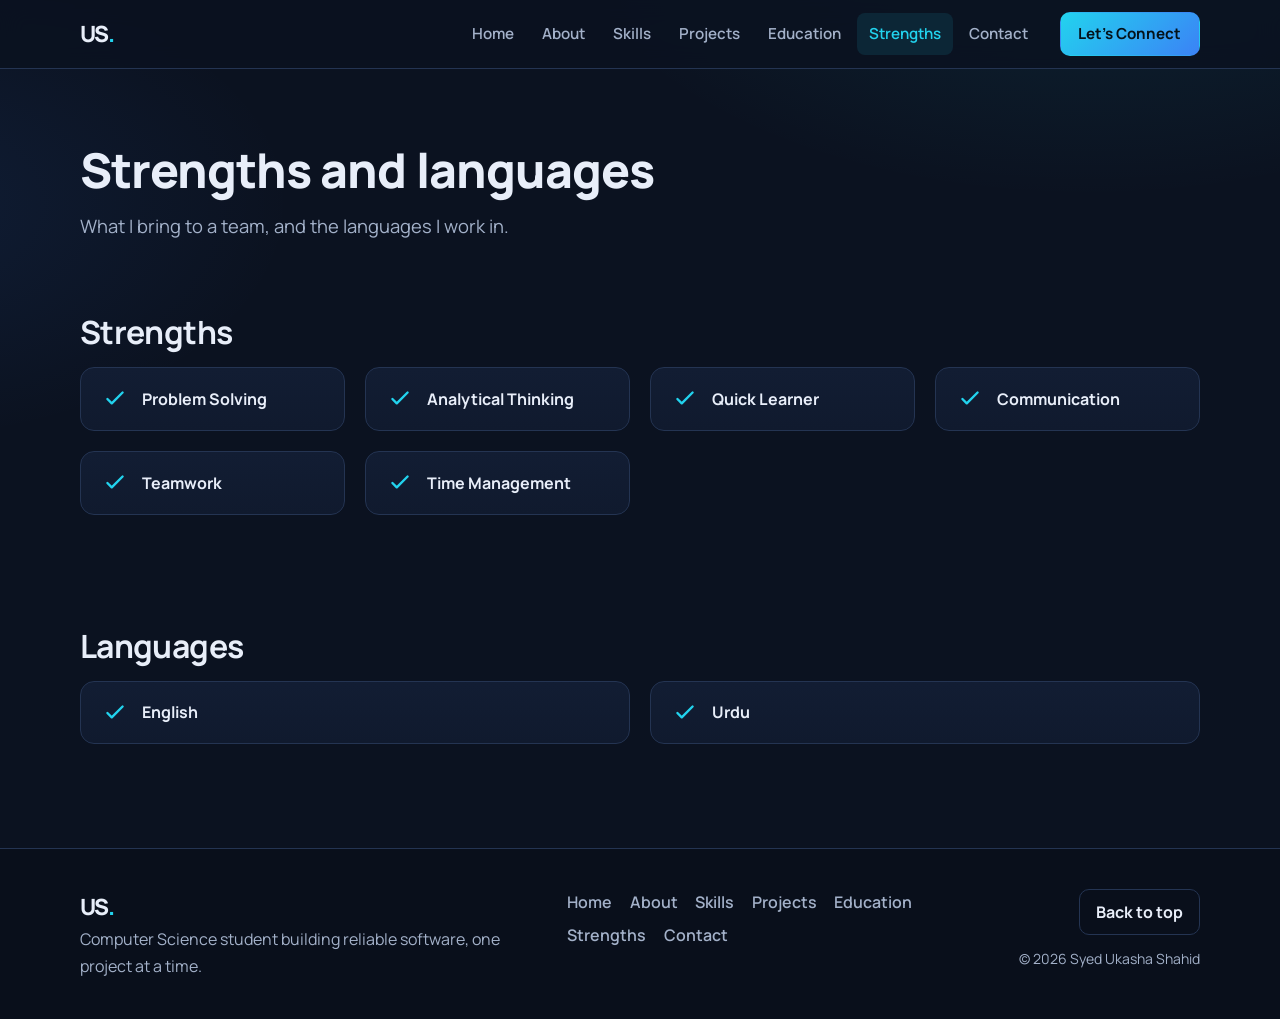
<file: strengths.html>
<!DOCTYPE html>
<html lang="en">
<head>
<meta charset="UTF-8">
<meta name="viewport" content="width=device-width, initial-scale=1">
<title>Strengths and Languages | Syed Ukasha Shahid</title>
<meta name="description" content="Personal strengths and languages of Syed Ukasha Shahid: problem solving, analytical thinking, teamwork, English and Urdu.">
<meta property="og:type" content="website">
<meta property="og:title" content="Strengths and Languages | Syed Ukasha Shahid">
<meta property="og:description" content="Personal strengths and languages of Syed Ukasha Shahid: problem solving, analytical thinking, teamwork, English and Urdu.">
<meta name="theme-color" content="#0b1220">
<link rel="icon" href="data:image/svg+xml,%3Csvg xmlns='http://www.w3.org/2000/svg' viewBox='0 0 32 32'%3E%3Crect width='32' height='32' rx='8' fill='%230b1220'/%3E%3Ctext x='16' y='22' font-size='16' font-family='sans-serif' font-weight='700' fill='%2322d3ee' text-anchor='middle'%3EUS%3C/text%3E%3C/svg%3E">
<link rel="preconnect" href="https://fonts.googleapis.com"><link rel="preconnect" href="https://fonts.gstatic.com" crossorigin>
<link rel="stylesheet" href="https://fonts.googleapis.com/css2?family=Manrope:wght@400;500;600;700;800&display=swap">
<link rel="stylesheet" href="style.css">
<script src="script.js" defer></script>
</head>
<body>
<a class="skip" href="#main">Skip to content</a>
<header class="navbar"><div class="container nav-inner">
<a href="index.html" class="brand" aria-label="Ukasha Shahid, home">US<span>.</span></a>
<button class="nav-toggle" aria-expanded="false" aria-controls="nav-menu" aria-label="Open menu"><span></span><span></span><span></span></button>
<nav id="nav-menu" class="nav-menu" aria-label="Main"><div class="nav-links"><a href="index.html">Home</a><a href="about.html">About</a><a href="skills.html">Skills</a><a href="projects.html">Projects</a><a href="education.html">Education</a><a href="strengths.html" class="active" aria-current="page">Strengths</a><a href="contact.html">Contact</a></div><a class="btn btn-primary btn-sm" href="contact.html">Let's Connect</a></nav>
</div></header>
<main id="main">
<section class="page-hero"><div class="container"><h1>Strengths and languages</h1><p class="lead">What I bring to a team, and the languages I work in.</p></div></section><section class="section"><div class="container"><h2>Strengths</h2><ul class="grid-3 plain"><li class="card mini-card"><svg viewBox="0 0 24 24" aria-hidden="true"><path d="M5 12l4 4 10-10" fill="none" stroke="currentColor" stroke-width="2.2" stroke-linecap="round" stroke-linejoin="round"/></svg><span>Problem Solving</span></li><li class="card mini-card"><svg viewBox="0 0 24 24" aria-hidden="true"><path d="M5 12l4 4 10-10" fill="none" stroke="currentColor" stroke-width="2.2" stroke-linecap="round" stroke-linejoin="round"/></svg><span>Analytical Thinking</span></li><li class="card mini-card"><svg viewBox="0 0 24 24" aria-hidden="true"><path d="M5 12l4 4 10-10" fill="none" stroke="currentColor" stroke-width="2.2" stroke-linecap="round" stroke-linejoin="round"/></svg><span>Quick Learner</span></li><li class="card mini-card"><svg viewBox="0 0 24 24" aria-hidden="true"><path d="M5 12l4 4 10-10" fill="none" stroke="currentColor" stroke-width="2.2" stroke-linecap="round" stroke-linejoin="round"/></svg><span>Communication</span></li><li class="card mini-card"><svg viewBox="0 0 24 24" aria-hidden="true"><path d="M5 12l4 4 10-10" fill="none" stroke="currentColor" stroke-width="2.2" stroke-linecap="round" stroke-linejoin="round"/></svg><span>Teamwork</span></li><li class="card mini-card"><svg viewBox="0 0 24 24" aria-hidden="true"><path d="M5 12l4 4 10-10" fill="none" stroke="currentColor" stroke-width="2.2" stroke-linecap="round" stroke-linejoin="round"/></svg><span>Time Management</span></li></ul></div></section><section class="section"><div class="container"><h2>Languages</h2><ul class="grid-3 plain"><li class="card mini-card"><svg viewBox="0 0 24 24" aria-hidden="true"><path d="M5 12l4 4 10-10" fill="none" stroke="currentColor" stroke-width="2.2" stroke-linecap="round" stroke-linejoin="round"/></svg><span>English</span></li><li class="card mini-card"><svg viewBox="0 0 24 24" aria-hidden="true"><path d="M5 12l4 4 10-10" fill="none" stroke="currentColor" stroke-width="2.2" stroke-linecap="round" stroke-linejoin="round"/></svg><span>Urdu</span></li></ul></div></section>
</main>
<footer class="footer"><div class="container foot-grid">
<div><a href="index.html" class="brand">US<span>.</span></a><p class="muted">Computer Science student building reliable software, one project at a time.</p></div>
<nav aria-label="Footer" class="foot-links"><a href="index.html">Home</a><a href="about.html">About</a><a href="skills.html">Skills</a><a href="projects.html">Projects</a><a href="education.html">Education</a><a href="strengths.html">Strengths</a><a href="contact.html">Contact</a></nav>
<div class="foot-end"><button class="to-top" type="button" aria-label="Back to top">Back to top</button><p class="muted small">&copy; <span id="year">2026</span> Syed Ukasha Shahid</p></div>
</div></footer>
</body></html>
</file>
<file: style.css>
:root {
    --bg: #0b1220;
    --bg2: #101a2e;
    --card: #121d33;
    --line: #243452;
    --text: #e8eef9;
    --muted: #a3b1c9;
    --accent: #22d3ee;
    --accent2: #3b82f6;
    --r: 14px;
    --max: 1120px;
    color-scheme: dark
}

* {
    box-sizing: border-box;
    margin: 0;
    padding: 0
}

html {
    scroll-behavior: smooth;
    -webkit-text-size-adjust: 100%
}

body {
    font-family: Manrope, Inter, system-ui, -apple-system, "Segoe UI", Roboto, sans-serif;
    background: var(--bg);
    color: var(--text);
    line-height: 1.65;
    font-size: 1rem;
    overflow-x: hidden;
    background-image: radial-gradient(900px 500px at 85% -10%, rgba(34, 211, 238, .10), transparent 60%), radial-gradient(700px 400px at -10% 20%, rgba(59, 130, 246, .10), transparent 60%);
    background-repeat: no-repeat
}

a {
    color: inherit;
    text-decoration: none
}

ul,
ol {
    list-style: none
}

img,
svg {
    max-width: 100%;
    display: block
}

.container {
    width: min(var(--max), 100% - 2.5rem);
    margin-inline: auto
}

.muted {
    color: var(--muted)
}

.small {
    font-size: .875rem
}

:focus-visible {
    outline: 3px solid var(--accent);
    outline-offset: 3px;
    border-radius: 6px
}

.skip {
    position: absolute;
    left: -999px;
    top: 0;
    background: var(--accent);
    color: #04121a;
    padding: .6rem 1rem;
    z-index: 100;
    font-weight: 700
}

.skip:focus {
    left: .5rem;
    top: .5rem
}

h1,
h2,
h3 {
    line-height: 1.2;
    letter-spacing: -.02em
}

h1 {
    font-size: clamp(2.2rem, 5.5vw, 3.75rem);
    font-weight: 800
}

h2 {
    font-size: clamp(1.5rem, 3vw, 2rem);
    font-weight: 700;
    margin-bottom: .75rem
}

h3 {
    font-size: 1.15rem;
    font-weight: 700;
    margin-bottom: .5rem
}

.lead {
    font-size: clamp(1.02rem, 1.6vw, 1.15rem);
    color: var(--muted);
    max-width: 62ch
}

/* nav */
.navbar {
    position: sticky;
    top: 0;
    z-index: 50;
    background: rgba(11, 18, 32, .85);
    backdrop-filter: blur(12px);
    border-bottom: 1px solid var(--line)
}

.nav-inner {
    display: flex;
    align-items: center;
    justify-content: space-between;
    gap: 1rem;
    min-height: 68px
}

.brand {
    font-weight: 800;
    font-size: 1.4rem;
    letter-spacing: -.03em
}

.brand span {
    color: var(--accent)
}

.nav-menu {
    display: flex;
    align-items: center;
    gap: 1.25rem
}

.nav-links {
    display: flex;
    gap: .25rem
}

.nav-links a {
    padding: .5rem .75rem;
    border-radius: 8px;
    color: var(--muted);
    font-weight: 600;
    font-size: .95rem;
    transition: color .2s, background .2s
}

.nav-links a:hover {
    color: var(--text);
    background: rgba(255, 255, 255, .05)
}

.nav-links a.active {
    color: var(--accent);
    background: rgba(34, 211, 238, .1)
}

.nav-toggle {
    display: none;
    background: none;
    border: 1px solid var(--line);
    border-radius: 10px;
    width: 44px;
    height: 44px;
    cursor: pointer;
    flex-direction: column;
    align-items: center;
    justify-content: center;
    gap: 5px
}

.nav-toggle span {
    width: 20px;
    height: 2px;
    background: var(--text);
    transition: transform .25s, opacity .25s
}

.nav-toggle[aria-expanded=true] span:nth-child(1) {
    transform: translateY(7px) rotate(45deg)
}

.nav-toggle[aria-expanded=true] span:nth-child(2) {
    opacity: 0
}

.nav-toggle[aria-expanded=true] span:nth-child(3) {
    transform: translateY(-7px) rotate(-45deg)
}

/* buttons */
.btn {
    display: inline-flex;
    align-items: center;
    justify-content: center;
    min-height: 46px;
    padding: .7rem 1.4rem;
    border-radius: 10px;
    font-weight: 700;
    font-family: inherit;
    font-size: .95rem;
    border: 1px solid transparent;
    cursor: pointer;
    transition: transform .2s, background .2s, border-color .2s
}

.btn-sm {
    min-height: 40px;
    padding: .5rem 1.1rem
}

.btn-primary {
    background: linear-gradient(135deg, var(--accent), var(--accent2));
    color: #04121a
}

.btn-primary:hover {
    transform: translateY(-2px)
}

.btn-ghost {
    border-color: var(--line);
    color: var(--text);
    background: rgba(255, 255, 255, .02)
}

.btn-ghost:hover {
    border-color: var(--accent);
    background: rgba(34, 211, 238, .07)
}

.actions {
    display: flex;
    flex-wrap: wrap;
    gap: .75rem;
    margin-top: 1.75rem
}

.text-link {
    color: var(--accent);
    font-weight: 700
}

.text-link:hover {
    text-decoration: underline
}

/* hero */
.hero {
    padding: clamp(3rem, 8vw, 6rem) 0
}

.hero-grid {
    display: grid;
    grid-template-columns: 1.4fr 1fr;
    gap: 3rem;
    align-items: center
}

.kicker {
    color: var(--accent);
    font-weight: 700;
    margin-bottom: .75rem
}

.title {
    font-size: clamp(1.05rem, 2vw, 1.3rem);
    font-weight: 600;
    margin: .75rem 0 1rem
}

.portrait {
    position: relative;
    aspect-ratio: 1;
    max-width: 340px;
    width: 100%;
    margin-inline: auto;
    border-radius: 28px;
    background: linear-gradient(145deg, #15233f, #0e1830);
    border: 1px solid var(--line);
    display: grid;
    place-items: center;
    overflow: hidden
}

.portrait span {
    font-size: clamp(4rem, 10vw, 6.5rem);
    font-weight: 800;
    letter-spacing: -.05em;
    background: linear-gradient(135deg, var(--accent), var(--accent2));
    -webkit-background-clip: text;
    background-clip: text;
    color: transparent
}

.portrait img {
    width: 100%;
    height: 100%;
    object-fit: cover;
    object-position: 50% 20%
}

.page-hero {
    padding: clamp(2.5rem, 6vw, 4.5rem) 0 1rem
}

.page-hero h1 {
    font-size: clamp(2rem, 4.5vw, 3rem);
    margin-bottom: .75rem
}

/* sections */
.section {
    padding: clamp(2rem, 5vw, 3.5rem) 0
}

.section-head {
    display: flex;
    justify-content: space-between;
    align-items: baseline;
    gap: 1rem;
    margin-bottom: 1.25rem;
    flex-wrap: wrap
}

.section-head h2 {
    margin: 0
}

.grid-2 {
    display: grid;
    grid-template-columns: repeat(2, 1fr);
    gap: 1.25rem
}

.grid-3 {
    display: grid;
    grid-template-columns: repeat(auto-fit, minmax(250px, 1fr));
    gap: 1.25rem
}

.plain {
    margin-top: 1rem
}

.card {
    background: linear-gradient(180deg, var(--card), var(--bg2));
    border: 1px solid var(--line);
    border-radius: var(--r);
    padding: 1.6rem
}

.card h2 {
    font-size: 1.35rem
}

.tags {
    display: flex;
    flex-wrap: wrap;
    gap: .5rem;
    margin-top: .75rem
}

.tags li {
    border: 1px solid var(--line);
    background: rgba(34, 211, 238, .06);
    padding: .35rem .8rem;
    border-radius: 999px;
    font-size: .9rem;
    font-weight: 600
}

.tags.small li {
    font-size: .8rem;
    padding: .25rem .65rem
}

.cta {
    display: flex;
    justify-content: space-between;
    align-items: center;
    gap: 1.5rem;
    flex-wrap: wrap;
    border: 1px solid var(--line);
    border-radius: var(--r);
    padding: clamp(1.5rem, 4vw, 2.5rem);
    background: linear-gradient(135deg, rgba(34, 211, 238, .08), rgba(59, 130, 246, .08))
}

.cta h2 {
    margin-bottom: .25rem
}

/* about */
.prose-grid {
    display: grid;
    grid-template-columns: 1.6fr 1fr;
    gap: 2.5rem;
    align-items: start
}

.prose h2 {
    margin-top: 1.75rem
}

.prose h2:first-child {
    margin-top: 0
}

.prose p {
    color: var(--muted);
    max-width: 65ch;
    margin-bottom: .9rem
}

.facts {
    position: sticky;
    top: 90px
}

dl.details,
.facts dl {
    margin: 1rem 0 1.5rem
}

dt {
    color: var(--muted);
    font-size: .85rem;
    margin-top: .9rem
}

dd {
    font-weight: 600
}

dd a {
    color: var(--accent)
}

dd a:hover {
    text-decoration: underline
}

/* projects */
.stack {
    display: grid;
    gap: 2.5rem
}

.case {
    display: grid;
    grid-template-columns: 1fr 1fr;
    gap: 2rem;
    align-items: center;
    border: 1px solid var(--line);
    border-radius: var(--r);
    padding: clamp(1.25rem, 3vw, 2rem);
    background: var(--card)
}

.case.rev .mock {
    order: 2
}

.mock {
    border-radius: 12px;
    background: linear-gradient(145deg, #0c1527, #14223d);
    padding: .75rem
}

.mini {
    font-size: .95rem;
    margin: 1.1rem 0 .25rem;
    color: var(--text)
}

.checks {
    display: grid;
    grid-template-columns: 1fr 1fr;
    gap: .35rem .75rem
}

.checks li {
    padding-left: 1.4rem;
    position: relative;
    color: var(--muted);
    font-size: .95rem
}

.checks li::before {
    content: "";
    position: absolute;
    left: 0;
    top: .55em;
    width: .5rem;
    height: .5rem;
    border-radius: 50%;
    background: var(--accent)
}

.case .small {
    margin-top: 1rem
}

/* timeline */
.timeline {
    position: relative;
    max-width: 760px;
    margin-inline: auto;
    padding-left: 2rem
}

.timeline::before {
    content: "";
    position: absolute;
    left: 7px;
    top: 6px;
    bottom: 6px;
    width: 2px;
    background: var(--line)
}

.tl-item {
    position: relative;
    margin-bottom: 1.5rem
}

.tl-item::before {
    content: "";
    position: absolute;
    left: -2rem;
    top: 1.8rem;
    width: 16px;
    height: 16px;
    border-radius: 50%;
    background: var(--bg);
    border: 3px solid var(--muted)
}

.tl-item.current::before {
    border-color: var(--accent);
    background: var(--accent)
}

.tl-item.current .tl-card {
    border-color: rgba(34, 211, 238, .5)
}

.badge {
    display: inline-block;
    font-size: .78rem;
    font-weight: 700;
    padding: .2rem .65rem;
    border-radius: 999px;
    border: 1px solid var(--line);
    color: var(--muted);
    margin-bottom: .6rem
}

.current .badge {
    color: var(--accent);
    border-color: var(--accent)
}

/* strengths */
.mini-card {
    display: flex;
    align-items: center;
    gap: .9rem;
    padding: 1.1rem 1.3rem;
    font-weight: 700
}

.mini-card svg {
    width: 26px;
    height: 26px;
    color: var(--accent);
    flex: none
}

/* contact */
.contact-grid {
    display: grid;
    grid-template-columns: 1fr 1.4fr;
    gap: 1.5rem;
    align-items: start
}

.field {
    margin-bottom: 1.1rem
}

label {
    display: block;
    font-weight: 600;
    margin-bottom: .35rem;
    font-size: .95rem
}

input,
textarea {
    width: 100%;
    font: inherit;
    color: var(--text);
    background: #0c1527;
    border: 1px solid var(--line);
    border-radius: 10px;
    padding: .75rem .9rem;
    min-height: 46px
}

textarea {
    resize: vertical
}

input:focus,
textarea:focus {
    outline: 2px solid var(--accent);
    border-color: var(--accent)
}

input[aria-invalid=true],
textarea[aria-invalid=true] {
    border-color: #f87171
}

.err {
    color: #fca5a5;
    font-size: .85rem;
    min-height: 1.1em;
    margin-top: .25rem
}

.status {
    margin: 1rem 0;
    font-weight: 600
}

.status.ok {
    color: #6ee7b7
}

.status.bad {
    color: #fca5a5
}

.card .small {
    margin-top: 1rem
}

/* footer */
.footer {
    border-top: 1px solid var(--line);
    margin-top: 3rem;
    padding: 2.5rem 0;
    background: rgba(0, 0, 0, .15)
}

.foot-grid {
    display: grid;
    grid-template-columns: 1.3fr 1.2fr auto;
    gap: 2rem;
    align-items: start
}

.foot-links {
    display: flex;
    flex-wrap: wrap;
    gap: .4rem 1.1rem
}

.foot-links a {
    color: var(--muted);
    font-weight: 600
}

.foot-links a:hover {
    color: var(--accent)
}

.foot-end {
    text-align: right
}

.to-top {
    font: inherit;
    font-weight: 700;
    color: var(--text);
    background: none;
    border: 1px solid var(--line);
    border-radius: 10px;
    padding: .55rem 1rem;
    cursor: pointer;
    margin-bottom: .75rem;
    min-height: 44px
}

.to-top:hover {
    border-color: var(--accent);
    color: var(--accent)
}

/* page load */
@keyframes fade {
    from {
        opacity: 0
    }

    to {
        opacity: 1
    }
}

main {
    animation: fade .45s ease both
}

/* responsive */
@media(max-width:900px) {

    .hero-grid,
    .prose-grid,
    .case,
    .contact-grid {
        grid-template-columns: 1fr
    }

    .case.rev .mock {
        order: 0
    }

    .facts {
        position: static
    }

    .portrait {
        max-width: 240px;
        order: -1;
        margin-inline: 0
    }

    .foot-grid {
        grid-template-columns: 1fr
    }

    .foot-end {
        text-align: left
    }
}

@media(max-width:820px) {
    .nav-toggle {
        display: flex
    }

    .nav-menu {
        position: absolute;
        top: 100%;
        left: 0;
        right: 0;
        background: var(--bg);
        border-bottom: 1px solid var(--line);
        flex-direction: column;
        align-items: stretch;
        padding: 1rem 1.25rem 1.5rem;
        display: none
    }

    .nav-menu.open {
        display: flex
    }

    .nav-links {
        flex-direction: column
    }

    .nav-links a {
        padding: .75rem
    }
}

@media(max-width:600px) {

    .grid-2,
    .checks {
        grid-template-columns: 1fr
    }

    .actions .btn {
        flex: 1 1 100%
    }
}

@media(prefers-reduced-motion:reduce) {
    * {
        animation: none !important;
        transition: none !important;
        scroll-behavior: auto !important
    }
}
</file>
